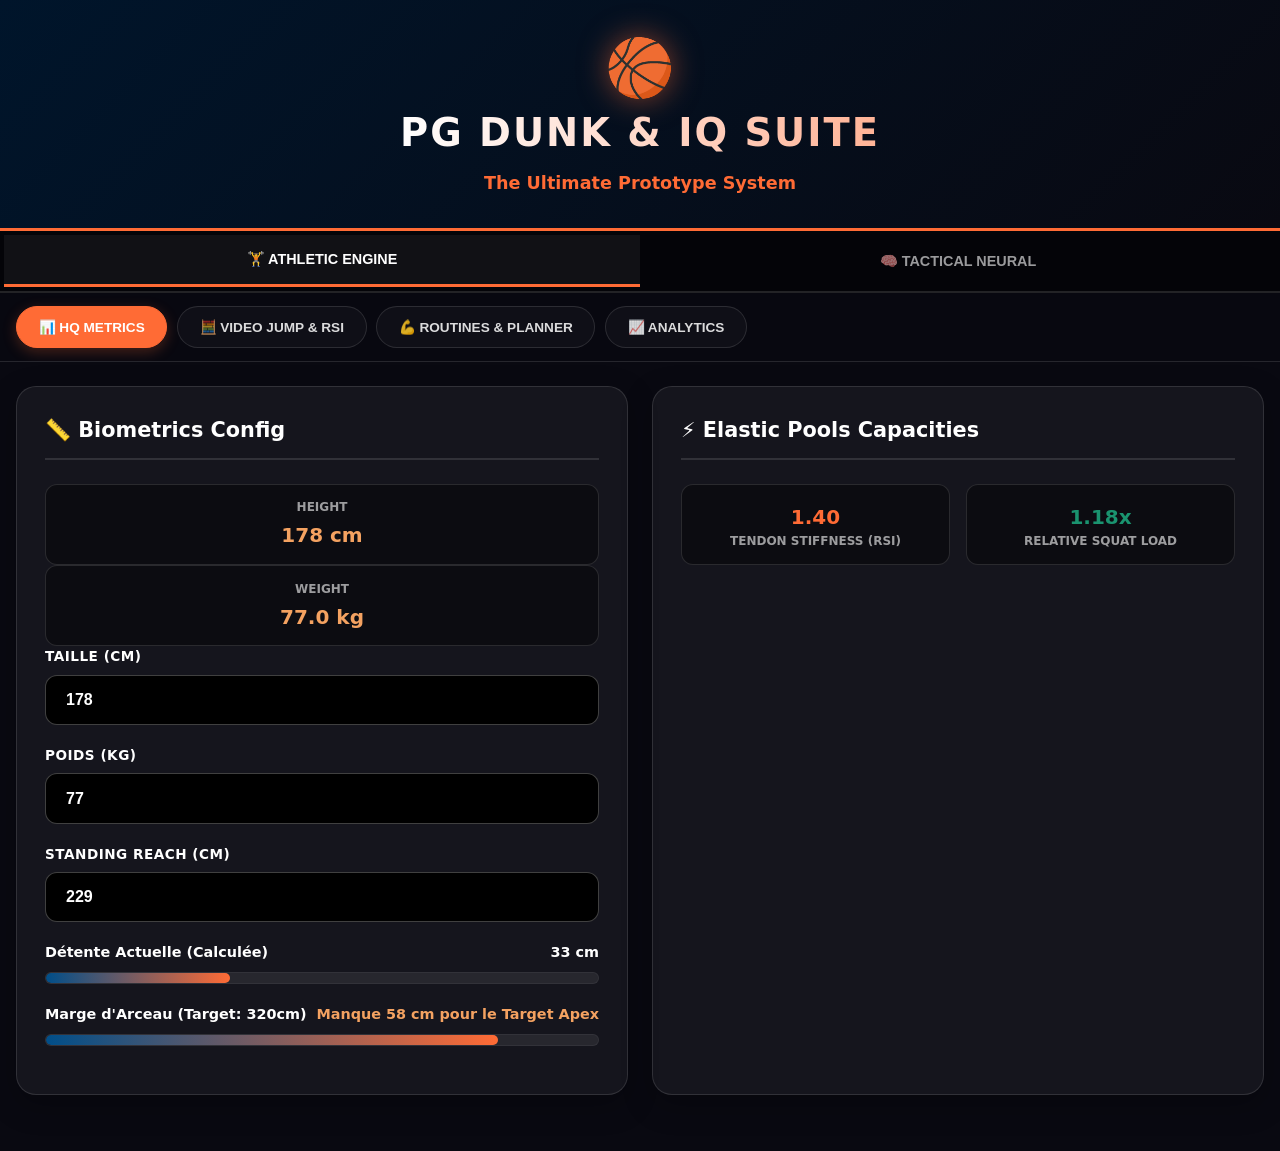
<file: index.html>
<!DOCTYPE html>
<html lang="fr">
<head>
    <meta charset="UTF-8">
    <meta name="viewport" content="width=device-width, initial-scale=1.0, maximum-scale=1.0, user-scalable=no">
    
    <meta name="theme-color" content="#090911">
    <meta name="apple-mobile-web-app-capable" content="yes">
    <meta name="apple-mobile-web-app-status-bar-style" content="black-translucent">
    <meta name="apple-mobile-web-app-title" content="PG Flight">
    
    <link rel="manifest" href="./manifest.json">
    <link rel="icon" href="data:image/svg+xml,%3Csvg xmlns='http://www.w3.org/2000/svg' viewBox='0 0 100 100'%3E%3Ctext y='.9em' font-size='90'%3E🏀%3C/text%3E%3C/svg%3E">
    <link rel="apple-touch-icon" href="data:image/svg+xml,%3Csvg xmlns='http://www.w3.org/2000/svg' viewBox='0 0 100 100'%3E%3Crect width='100' height='100' fill='%23090911'/%3E%3Ctext y='.9em' font-size='90'%3E🏀%3C/text%3E%3C/svg%3E">

    <link rel="stylesheet" href="./style.css">

    <title>5'10" PG Flight & IQ Suite</title>
</head>
<body>

    <header class="header">
        <div style="font-size: 3.5rem; filter: drop-shadow(0 0 15px rgba(255, 107, 53, 0.5)); margin-bottom: 0.5rem; line-height: 1;">🏀</div>
        <h1>PG Dunk & IQ Suite</h1>
        <p>The Ultimate Prototype System</p>
    </header>

    <div class="engine-switch">
        <button id="btnAthleticEngine" class="engine-btn active" onclick="switchEngine('athletic')">🏋️ Athletic Engine</button>
        <button id="btnTacticalEngine" class="engine-btn" onclick="switchEngine('tactical')">🧠 Tactical Neural</button>
    </div>

    <nav id="navAthletic" class="nav-tabs">
        <button class="nav-tab active" onclick="showSection(event, 'dash-athletic')">📊 HQ Metrics</button>
        <button class="nav-tab" onclick="showSection(event, 'calc-athletic')">🧮 Video Jump & RSI</button>
        <button class="nav-tab" onclick="showSection(event, 'routines-athletic')">💪 Routines & Planner</button>
        <button class="nav-tab" onclick="showSection(event, 'analytics-athletic')">📈 Analytics</button>
    </nav>

    <nav id="navTactical" class="nav-tabs" style="display: none;">
        <button class="nav-tab active" onclick="showSection(event, 'live-reads')">⚡ Live Decisions</button>
        <button class="nav-tab" onclick="showSection(event, 'sniper-tracker')">🎯 Sniper Tracker</button>
        <button class="nav-tab" onclick="showSection(event, 'coachboard')">📋 Playbook Animé</button>
        <button class="nav-tab" onclick="showSection(event, 'ia-gemini-log')">🤖 Live AI Coach</button>
    </nav>

    <section id="dash-athletic" class="content-section active">
        <div class="card-grid">
            <div class="card">
                <h3>📏 Biometrics Config</h3>
                <div class="metric-badge-container">
                    <div class="metric-pill"><div class="label">Height</div><div class="val" id="pillHeight">178 cm</div></div>
                    <div class="metric-pill"><div class="label">Weight</div><div class="val" id="pillWeight">77.0 kg</div></div>
                </div>
                <div class="input-group"><label>Taille (cm)</label><input type="number" id="profileHeight" value="178" onchange="updateProfile()"></div>
                <div class="input-group"><label>Poids (kg)</label><input type="number" id="profileWeight" value="77" onchange="updateProfile()"></div>
                <div class="input-group"><label>Standing Reach (cm)</label><input type="number" id="profileReach" value="229" onchange="updateProfile()"></div>
                <div class="progress-container">
                    <div class="progress-label"><span>Détente Actuelle (Calculée)</span><span id="currentVert">71 cm</span></div>
                    <div class="progress-bar"><div class="progress-fill" id="vertProgress" style="width: 71%"></div></div>
                </div>
                <div class="progress-container">
                    <div class="progress-label"><span>Marge d'Arceau (Target: 320cm)</span><span id="dunkProgressText">Calcul...</span></div>
                    <div class="progress-bar"><div class="progress-fill" id="dunkProgress" style="width: 85%"></div></div>
                </div>
            </div>
            <div class="card">
                <h3>⚡ Elastic Pools Capacities</h3>
                <div style="display: grid; grid-template-columns: 1fr 1fr; gap: 1rem;">
                    <div class="metric-pill"><div class="val" style="color: var(--primary);" id="quickRSI">1.40</div><div class="label">Tendon Stiffness (RSI)</div></div>
                    <div class="metric-pill"><div class="val" style="color: var(--accent);" id="quickSquat">1.18x</div><div class="label">Relative Squat Load</div></div>
                </div>
            </div>
        </div>
    </section>

    <section id="calc-athletic" class="content-section">
        <div class="card-grid">
            <div class="card">
                <h3>🎥 Pixel 7 Pro Video Flight Analyzer</h3>
                <p style="font-size:0.85rem; color:var(--text-muted); margin-bottom:1rem;">Filme en ralenti 1/8x (240 FPS). Saisis l'image exacte du décollage et du contact.</p>
                <div style="display: grid; grid-template-columns: 1fr 1fr; gap: 0.75rem;">
                    <div class="input-group"><label>Frame Décollage</label><input type="number" id="frameTakeoff" value="150" oninput="calculateVideoJump()"></div>
                    <div class="input-group"><label>Frame Atterrissage</label><input type="number" id="frameLanding" value="275" oninput="calculateVideoJump()"></div>
                </div>
                <div class="result-box show" id="videoResultBox" style="background: rgba(0,0,0,0.3);">
                    <div>True Vertical Leap : <span class="result-value" id="videoVertValue">71.0 cm</span></div>
                    <div class="output-data-list" id="videoOutputs"></div>
                </div>
            </div>
            <div class="card">
                <h3>📊 Elastic Amortization Index (RSI)</h3>
                <div class="input-group"><label>Flight Height Target (cm)</label><input type="number" id="rsiJump" value="35" oninput="calculateRSI()"></div>
                <div class="input-group"><label>Ground Contact Time (s)</label><input type="number" id="rsiTime" value="0.25" step="0.01" oninput="calculateRSI()"></div>
                <div class="result-box show" id="rsiResult" style="background: rgba(0,0,0,0.3);">
                    <div>RSI System Ratio : <span class="result-value" id="rsiValue">1.40</span></div>
                    <div id="rsiRating" style="font-weight:800; font-size:0.9rem; margin-top:0.4rem;">-</div>
                </div>
            </div>
        </div>
    </section>

    <section id="routines-athletic" class="content-section">
        <div class="card" style="margin-bottom: 1.5rem;">
            <h3>💪 Microcycle Training Block</h3>
            <div class="input-group">
                <select onchange="loadWorkout(this.value)">
                    <option value="">-- Choisis ta routine --</option>
                    <option value="monday">Monday: Max Force & Slow SSC</option>
                    <option value="wednesday">Wednesday: Tendon Stiffness & Fast SSC</option>
                    <option value="sniper">🎯 The Sniper Protocol (Shooting Fluidity)</option>
                    <option value="pace">🛑 Pace & Space (Shifty Handling)</option>
                </select>
            </div>
            <div id="workoutDisplay" style="margin-top:1.5rem;"></div>
        </div>

        <div class="card" style="border-top: 3px solid var(--accent);">
            <h3>📅 Dynamic Weekly Planner</h3>
            <p style="font-size:0.85rem; color:var(--text-muted); margin-bottom:1.5rem;">Gère ton emploi du temps d'élite. Ajoute ou supprime tes sessions (Mobilité, Lifting, Team Practice...).</p>
            
            <div id="weeklyScheduleContainer" style="display: flex; flex-direction: column; gap: 1rem;">
                </div>
        </div>

        <div class="card" style="border-top: 3px solid #8b5cf6; margin-top: 1.5rem;">
            <h3>⭐ Mes Workouts Favoris (IA)</h3>
            <p style="font-size:0.85rem; color:var(--text-muted); margin-bottom:1rem;">Retrouve, modifie et gère tes séances créées sur-mesure par Gemini.</p>
            
            <div id="favoriteWorkoutsContainer" style="display: flex; flex-direction: column; gap: 1rem;">
                </div>
        </div>
    </section>

    <section id="analytics-athletic" class="content-section">
        <div class="card">
            <h3>📈 Trend Adaptation Pool</h3>
            <div style="display:flex; gap:0.5rem; margin-bottom:1rem;">
                <button class="btn" style="flex:2;" onclick="addDataPoint()">Append Jump Data</button>
                <button class="btn btn-secondary" style="flex:1;" onclick="clearChart()">Reset</button>
            </div>
            <div class="chart-bar" id="progressChart"></div>
        </div>
    </section>

    <section id="live-reads" class="content-section">
        <div class="card" style="margin-bottom: 1.5rem; background: linear-gradient(135deg, rgba(220, 38, 38, 0.15), var(--card-bg)); border-color: var(--danger);">
            <h3 style="color: white;">⚡ The Ultimate IQ Simulator</h3>
            <p style="font-size:0.9rem; color:var(--text-muted);">Simule n'importe quelle situation des deux côtés du terrain. En attaque, lis les espaces. En défense, à 1m78, tu dois gagner la bataille avant même que l'attaquant ne pose son premier dribble.</p>
        </div>

        <div class="card-grid">
            <div class="card" style="border-top: 3px solid var(--primary);">
                <h3>🗡️ Offensive Mastermind</h3>
                
                <div class="input-group">
                    <label>Pick & Roll (Lecture du Pivot)</label>
                    <select onchange="triggerRead('offense', this.value)">
                        <option value="">-- Sélectionner --</option>
                        <option value="drop">Drop (Recule dans la raquette)</option>
                        <option value="blitz">Blitz / Trap (Prise à deux agressive)</option>
                        <option value="under">Under (Passe sous l'écran)</option>
                        <option value="switch_big_off">Switch (Le pivot se retrouve sur toi)</option>
                        <option value="hedge">Hedge & Recover (Sort fort puis recule)</option>
                        <option value="ice">Ice / Blue (Refuse l'écran, te force vers la ligne)</option>
                    </select>
                </div>

                <div class="input-group">
                    <label>Isolation 1v1 (Défenseur direct)</label>
                    <select onchange="triggerRead('offense', this.value)">
                        <option value="">-- Sélectionner --</option>
                        <option value="handcheck">Hand-checking (Te pousse avec les mains)</option>
                        <option value="overplay">Overplay (Coupe ta main forte)</option>
                        <option value="cushion">Cushion / Sagging (Te laisse 2 mètres)</option>
                        <option value="long_defender">Défenseur très grand/long (Envergure)</option>
                        <option value="quick_pest">Petit défenseur ultra-rapide (Pest)</option>
                    </select>
                </div>

                <div class="input-group">
                    <label>Jeu Sans Ballon (Off-Ball)</label>
                    <select onchange="triggerRead('offense', this.value)">
                        <option value="">-- Sélectionner --</option>
                        <option value="face_guard">Face-guarding (Te refuse la balle)</option>
                        <option value="ball_watch">Défenseur regarde le ballon (Ball-watching)</option>
                        <option value="closeout_wild">Close-out agressif (Vole vers toi)</option>
                    </select>
                </div>

                <div class="input-group">
                    <label>Tactique Collective & Transition</label>
                    <select onchange="triggerRead('offense', this.value)">
                        <option value="">-- Sélectionner --</option>
                        <option value="zone23">Zone 2-3 (Raquette fermée)</option>
                        <option value="zone32">Zone 3-2 (Arc à 3 points verrouillé)</option>
                        <option value="fastbreak_2v1">Transition : 2 contre 1</option>
                        <option value="press_full">Press Tout Terrain</option>
                    </select>
                </div>
            </div>

            <div class="card" style="border-top: 3px solid var(--accent);">
                <h3>🛡️ Defensive Matrix (1m78 POV)</h3>
                
                <div class="input-group">
                    <label>Défense sur Porteur (1v1)</label>
                    <select onchange="triggerRead('defense', this.value)">
                        <option value="">-- Profil du porteur --</option>
                        <option value="shifty">Shifty / Ultra-rapide</option>
                        <option value="heavy">Lourd / Bumper (Bully Ball)</option>
                        <option value="shooter">Shooteur d'élite</option>
                        <option value="slasher">Slasher (Ne sait pas shooter)</option>
                    </select>
                </div>

                <div class="input-group">
                    <label>Défense Sans Ballon & Aides</label>
                    <select onchange="triggerRead('defense', this.value)">
                        <option value="">-- Sélectionner --</option>
                        <option value="chasing_screens">Poursuite sur écrans (Shooteur off-ball)</option>
                        <option value="low_man">Aide côté faible (Low Man on the roll)</option>
                        <option value="nail_help">Aide au poste franc (The Nail)</option>
                    </select>
                </div>

                <div class="input-group">
                    <label>Mismatchs & Post-Up</label>
                    <select onchange="triggerRead('defense', this.value)">
                        <option value="">-- Situation critique --</option>
                        <option value="tall_post">Grand te poste près du cercle</option>
                        <option value="wing_post">Ailier athlétique te poste à mi-distance</option>
                        <option value="switch_big_def">Isolé sur un Pivot au large</option>
                    </select>
                </div>
            </div>
        </div>

        <div class="result-box" id="universalReadOutput" style="margin-top: 1.5rem;">
            <span class="read-badge" id="readBadge">Read Loaded</span>
            <strong id="readMoveTitle" style="display:block; font-size:1.3rem; margin:0.5rem 0; color:white;">-</strong>
            <div class="output-data-list" id="readMoveDetail" style="font-size: 0.95rem; line-height: 1.5;"></div>
        </div>
    </section>

    <section id="sniper-tracker" class="content-section">
        <div class="card">
            <h3>🎯 Sniper Autonomous Court Tracker</h3>
            <p style="font-size:0.85rem; color:var(--text-muted); margin-bottom:1rem;">Clique sur une zone du terrain pour enregistrer tes shoots réussis/tentés lors de tes entraînements autonomes.</p>
            
            <div class="court-tracker-grid">
                <div class="zone-btn" id="zone-top" onclick="selectZone('top')"><div class="zone-title">Top Axe</div><div class="zone-stats" id="stat-top">0/0</div></div>
                <div class="zone-btn" id="zone-lw" onclick="selectZone('lw')"><div class="zone-title">Left Wing</div><div class="zone-stats" id="stat-lw">0/0</div></div>
                <div class="zone-btn" id="zone-rw" onclick="selectZone('rw')"><div class="zone-title">Right Wing</div><div class="zone-stats" id="stat-rw">0/0</div></div>
                <div class="zone-btn" id="zone-lc" onclick="selectZone('lc')"><div class="zone-title">Left Corner</div><div class="zone-stats" id="stat-lc">0/0</div></div>
                <div class="zone-btn" id="zone-rc" onclick="selectZone('rc')"><div class="zone-title">Right Corner</div><div class="zone-stats" id="stat-rc">0/0</div></div>
                <div class="zone-btn" id="zone-mid" onclick="selectZone('mid')"><div class="zone-title">Midrange</div><div class="zone-stats" id="stat-mid">0/0</div></div>
            </div>

            <div style="display:grid; grid-template-columns: 1fr 1fr; gap:0.5rem; margin-top:1.5rem;">
                <button class="btn" onclick="addShot(true)">✅ Réussi (HIT)</button>
                <button class="btn btn-secondary" style="background:var(--danger);" onclick="addShot(false)">❌ Manqué (MISS)</button>
            </div>
            <button class="btn btn-secondary" style="margin-top:0.5rem; background:rgba(255,255,255,0.05);" onclick="resetZoneStats()">Réinitialiser la Zone Sélectionnée</button>
        </div>
    </section>

    <section id="coachboard" class="content-section">
        <div class="card" style="border-top: 3px solid var(--warning);">
            <h3>📋 Animated Coachboard</h3>
            <div class="input-group">
                <select id="playSelector" onchange="loadPlay(this.value)">
                    <option value="">-- Sélectionner un Module --</option>
                    
                    <optgroup label="📍 Module : Placements & Spacing (Pour l'équipe)">
                        <option value="spacing_5out">Le 5-Out (Ouvrir la raquette au maximum)</option>
                        <option value="spacing_4out">Le 4-Out 1-In (Utiliser le Dunker Spot)</option>
                        <option value="spacing_pnr_rules">Règles du P&R : Le "Lift" et le "Drift"</option>
                    </optgroup>

                    <optgroup label="⚔️ Attaque vs Individuelle (Man-to-Man)">
                        <option value="spain_pnr">Spain Pick & Roll (Confusion totale)</option>
                        <option value="horns_flare">Horns Flare (Libérer un shooteur)</option>
                        <option value="pistol_action">Pistol / 21 Action (Jeu rapide sur l'aile)</option>
                    </optgroup>

                    <optgroup label="🛡️ Attaque vs Zone (2-3 & 3-2)">
                        <option value="zone23_overload">Surcharge (Overload) vs Zone 2-3</option>
                        <option value="zone23_highpost">Flash Poste Franc vs Zone 2-3</option>
                        <option value="zone32_baseline">Baseline Runner vs Zone 3-2</option>
                    </optgroup>

                    <optgroup label="🚀 Sorties de Presse (Press Break)">
                        <option value="press_14_flat">Sortie 1-4 Flat (Contre Full Court)</option>
                    </optgroup>
                </select>
            </div>

            <div id="playDescription" style="font-size: 0.85rem; color: var(--text-muted); margin-bottom: 1rem; min-height: 40px;">
                Sélectionne un système pour voir la description et lancer l'animation tactique.
            </div>

            <div class="court-container">
                <div class="court-paint"></div>
                <div class="court-3pt"></div>
                
                <div id="ballNode" class="ball-node"></div>
                
                <div id="o1" class="player-node offense">1</div>
                <div id="o2" class="player-node offense">2</div>
                <div id="o3" class="player-node offense">3</div>
                <div id="o4" class="player-node offense">4</div>
                <div id="o5" class="player-node offense">5</div>
                
                <div id="d1" class="player-node defense">1</div>
                <div id="d2" class="player-node defense">2</div>
                <div id="d3" class="player-node defense">3</div>
                <div id="d4" class="player-node defense">4</div>
                <div id="d5" class="player-node defense">5</div>
            </div>

            <div style="display: grid; grid-template-columns: 1fr 1fr; gap: 0.5rem; margin-top: 1rem;">
                <button class="btn" onclick="playAnimation()">▶️ Lancer le Play</button>
                <button class="btn btn-secondary" onclick="resetAnimation()">🔄 Reset</button>
            </div>
        </div>
    </section>

  <section id="ia-gemini-log" class="content-section">
        <div class="card" style="border-top: 3px solid #8b5cf6; box-shadow: 0 10px 30px rgba(139, 92, 246, 0.15);">
            <h3><span class="card-icon">🧠</span> Cerveau IA (Manus API)</h3>
            <p style="font-size:0.85rem; color:var(--text-muted); margin-bottom:1.5rem;">Génère tes workouts sur-mesure en temps réel. Connecté au nouveau moteur Manus IA.</p>

            <div style="display: grid; grid-template-columns: 1fr 1fr; gap: 1rem; margin-bottom: 1.5rem;">
                <div class="input-group" style="margin-bottom: 0;">
                    <label>Énergie (1-10)</label>
                    <input type="number" id="liveEnergy" min="1" max="10" value="7">
                </div>
                <div class="input-group" style="margin-bottom: 0;">
                    <label>Temps dispo (Min)</label>
                    <input type="number" id="liveTime" value="45">
                </div>
            </div>

            <div class="input-group">
                <label>Format du Workout</label>
                <select id="workoutFormat" style="border-color: rgba(139, 92, 246, 0.4);">
                    <option value="solo">🏀 Solo (Travail personnel)</option>
                    <option value="team">👥 En Équipe (Avec coéquipiers)</option>
                </select>
            </div>

            <div class="input-group">
                <label style="color: #8b5cf6; font-size: 0.95rem; margin-bottom: 0.75rem; display: flex; align-items: center; gap: 0.5rem;">
                    🎯 Tes Besoins & Blocages du jour
                </label>
                <textarea id="liveNeeds" placeholder="Ex: J'ai les jambes lourdes aujourd'hui. Je veux un workout Solo focus sur mon tir en sortie d'écran, ma fluidité et mon Pace control..." 
                style="width: 100%; min-height: 160px; background: rgba(0,0,0,0.6); border: 2px solid rgba(139, 92, 246, 0.3); border-radius: 12px; padding: 1.25rem; color: #fff; font-family: inherit; font-size: 1rem; line-height: 1.6; resize: vertical; transition: all 0.3s ease; box-shadow: inset 0 4px 12px rgba(0,0,0,0.4); outline: none;" 
                onfocus="this.style.borderColor='#8b5cf6'; this.style.boxShadow='inset 0 4px 12px rgba(0,0,0,0.4), 0 0 15px rgba(139, 92, 246, 0.2)';" 
                onblur="this.style.borderColor='rgba(139, 92, 246, 0.3)'; this.style.boxShadow='inset 0 4px 12px rgba(0,0,0,0.4)';"></textarea>
            </div>

            <button class="btn" style="background: linear-gradient(135deg, #8b5cf6, #6d28d9); margin-bottom: 1rem; font-size: 1.05rem; padding: 1.2rem; border-radius: 12px; border: none; text-transform: uppercase; font-weight: 900; letter-spacing: 1px; box-shadow: 0 6px 20px rgba(139, 92, 246, 0.4);" id="btnGemini" onclick="askManusIA()">✨ Générer mon Workout</button>

            <div id="aiLoading" style="display: none; text-align: center; padding: 1rem; color: #a78bfa; font-weight: bold; font-size: 1.1rem; animation: pulse 1.5s infinite;">
                L'IA Manus construit ta séance... ⏳
            </div>

            <div id="aiLiveResponseBox" class="result-box" style="border-color: #8b5cf6; background: rgba(139, 92, 246, 0.1);">
                <strong style="color:#8b5cf6; display:block; margin-bottom:0.5rem; text-transform:uppercase;">📝 Ton Programme (Modifiable) :</strong>
                <textarea id="aiLiveResponseText" style="width: 100%; min-height: 300px; background: rgba(0,0,0,0.5); color: white; border: 1px solid rgba(139, 92, 246, 0.5); border-radius: 8px; padding: 1rem; margin-bottom: 1rem; font-family: inherit; font-size: 0.95rem; line-height: 1.6;"></textarea>
                
                <button class="btn" style="background: var(--accent);" onclick="saveAIWorkout()">⭐ Sauvegarder dans mes Favoris</button>
            </div>
        </div>
    </section>

    <section id="timer" class="content-section">
        <div class="card" style="max-width:500px; margin:0 auto;">
            <h3>⏱️ High-Density Rest Timer</h3>
            <div class="timer-display" id="mainTimer">02:00</div>
            <div class="timer-controls">
                <button class="btn" onclick="startTimer()">▶️ Start</button>
                <button class="btn btn-secondary" onclick="pauseTimer()">⏸️ Pause</button>
                <button class="btn btn-secondary" onclick="resetTimer()">🔄 Reset</button>
            </div>
            <div style="display:grid; grid-template-columns:repeat(3,1fr); gap:0.5rem;">
                <button class="btn btn-secondary" onclick="setTimer(60)">60s</button>
                <button class="btn btn-secondary" onclick="setTimer(120)">2m (Plyo)</button>
                <button class="btn btn-secondary" onclick="setTimer(180)">3m (Heavy)</button>
            </div>
        </div>
    </section>

    <script src="./app.js"></script>

</body>
</html>
</file>
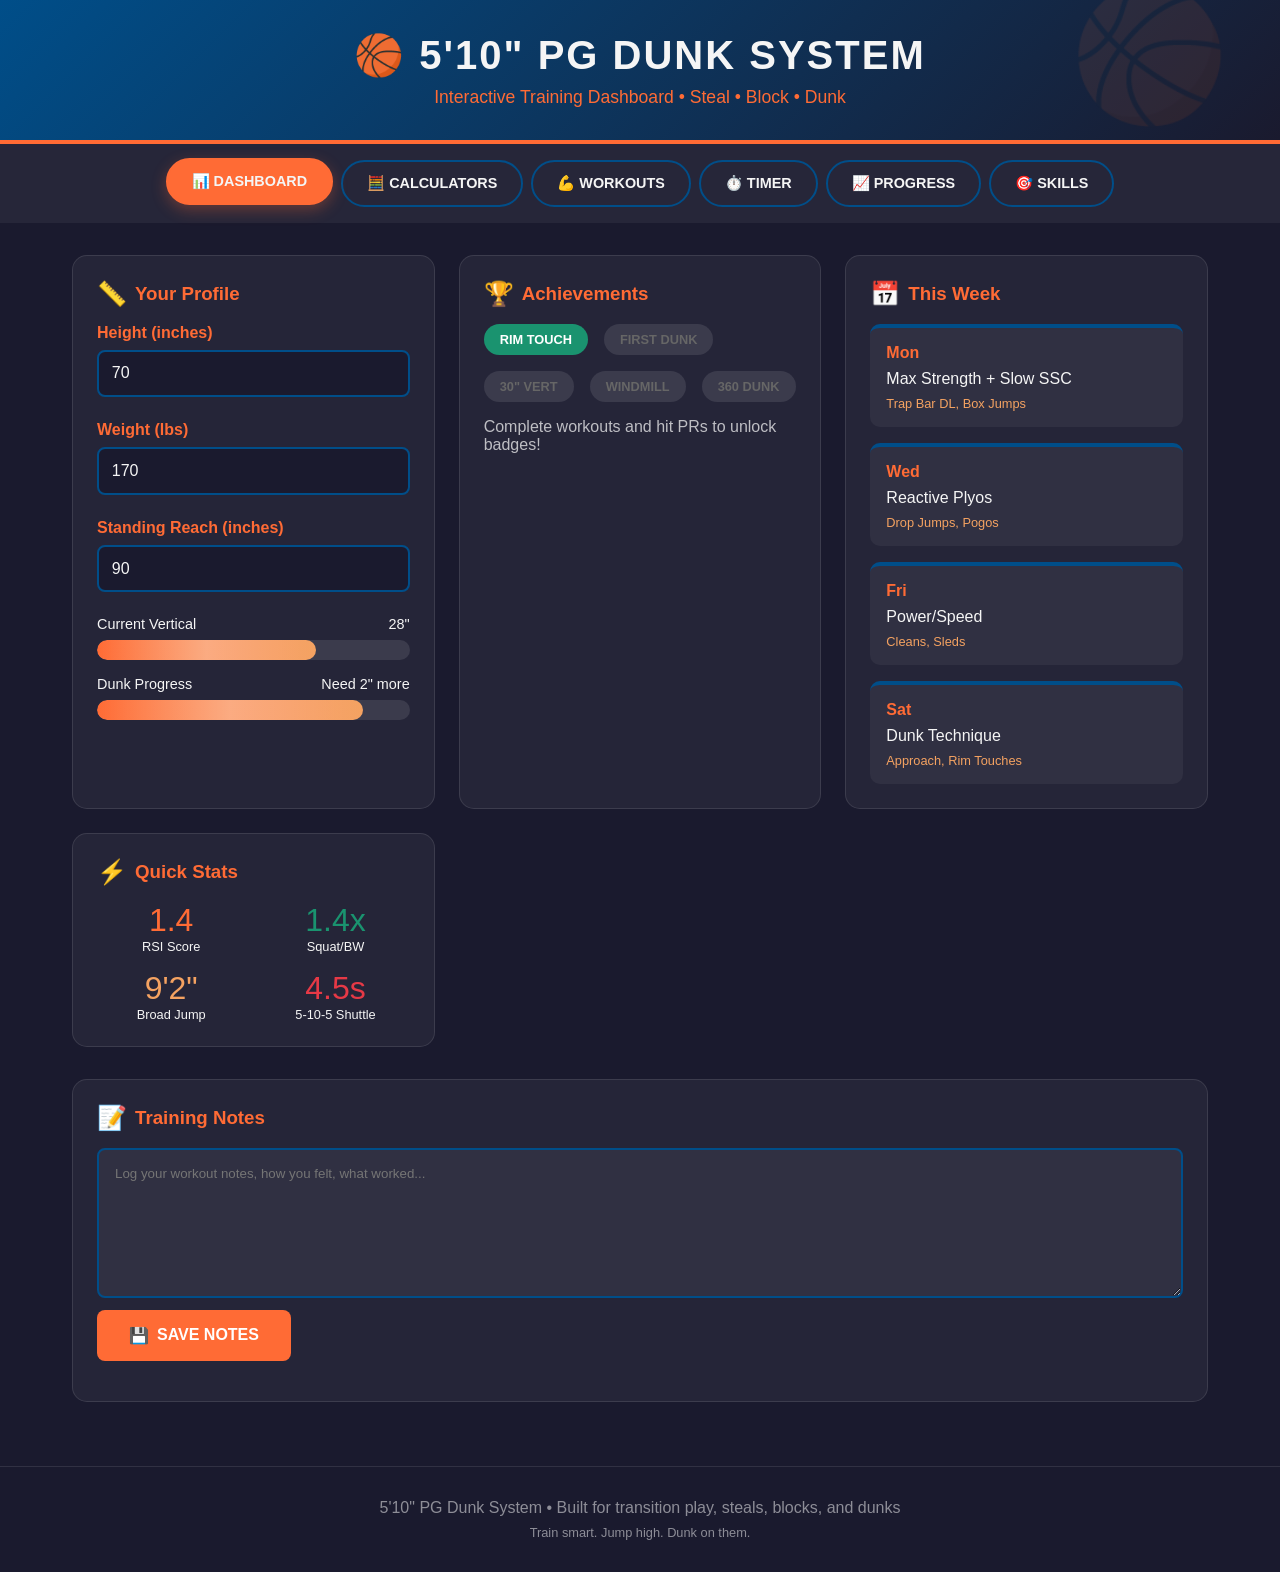
<file: pg_dunk_system.html>
<!DOCTYPE html>
<html lang="en">
<head>
<meta charset="UTF-8">
<meta name="viewport" content="width=device-width, initial-scale=1.0">
<title>5'10" PG Dunk System - Interactive Training Dashboard</title>
<style>
:root { --primary: #ff6b35; --secondary: #004e89; --accent: #1a936f; --dark: #1a1a2e; --light: #f5f5f5; --danger: #e63946; --warning: #f4a261; }
* { margin: 0; padding: 0; box-sizing: border-box; }
body { font-family: 'Segoe UI', Tahoma, Geneva, Verdana, sans-serif; background: var(--dark); color: var(--light); min-height: 100vh; }
.header { background: linear-gradient(135deg, var(--secondary), var(--dark)); padding: 2rem; text-align: center; border-bottom: 4px solid var(--primary); position: relative; overflow: hidden; }
.header::before { content: '🏀'; position: absolute; font-size: 8rem; opacity: 0.1; top: -20px; right: 50px; animation: bounce 2s infinite; }
@keyframes bounce { 0%, 100% { transform: translateY(0); } 50% { transform: translateY(-20px); } }
.header h1 { font-size: 2.5rem; margin-bottom: 0.5rem; text-transform: uppercase; letter-spacing: 2px; }
.header p { color: var(--primary); font-size: 1.1rem; }
.nav-tabs { display: flex; justify-content: center; background: rgba(255,255,255,0.05); padding: 1rem; gap: 0.5rem; flex-wrap: wrap; }
.nav-tab { padding: 0.8rem 1.5rem; border: 2px solid var(--secondary); background: transparent; color: var(--light); cursor: pointer; border-radius: 30px; transition: all 0.3s; font-weight: 600; text-transform: uppercase; font-size: 0.9rem; }
.nav-tab:hover, .nav-tab.active { background: var(--primary); border-color: var(--primary); transform: translateY(-2px); box-shadow: 0 5px 15px rgba(255,107,53,0.3); }
.content-section { display: none; padding: 2rem; max-width: 1200px; margin: 0 auto; animation: fadeIn 0.5s; }
.content-section.active { display: block; }
@keyframes fadeIn { from { opacity: 0; transform: translateY(20px); } to { opacity: 1; transform: translateY(0); } }
.card-grid { display: grid; grid-template-columns: repeat(auto-fit, minmax(300px, 1fr)); gap: 1.5rem; margin-bottom: 2rem; }
.card { background: rgba(255,255,255,0.05); border-radius: 15px; padding: 1.5rem; border: 1px solid rgba(255,255,255,0.1); transition: transform 0.3s, box-shadow 0.3s; }
.card:hover { transform: translateY(-5px); box-shadow: 0 10px 30px rgba(0,0,0,0.3); }
.card h3 { color: var(--primary); margin-bottom: 1rem; display: flex; align-items: center; gap: 0.5rem; }
.card-icon { font-size: 1.5rem; }
.progress-container { margin: 1rem 0; }
.progress-label { display: flex; justify-content: space-between; margin-bottom: 0.5rem; font-size: 0.9rem; }
.progress-bar { height: 20px; background: rgba(255,255,255,0.1); border-radius: 10px; overflow: hidden; }
.progress-fill { height: 100%; background: linear-gradient(90deg, var(--primary), var(--warning)); border-radius: 10px; transition: width 1s ease; position: relative; }
.progress-fill::after { content: ''; position: absolute; top: 0; left: 0; right: 0; bottom: 0; background: linear-gradient(90deg, transparent, rgba(255,255,255,0.3), transparent); animation: shimmer 2s infinite; }
@keyframes shimmer { 0% { transform: translateX(-100%); } 100% { transform: translateX(100%); } }
.calculator { background: rgba(255,255,255,0.05); border-radius: 15px; padding: 2rem; margin-bottom: 2rem; border: 2px solid var(--secondary); }
.input-group { margin-bottom: 1.5rem; }
.input-group label { display: block; margin-bottom: 0.5rem; color: var(--primary); font-weight: 600; }
.input-group input, .input-group select { width: 100%; padding: 0.8rem; border: 2px solid var(--secondary); background: var(--dark); color: var(--light); border-radius: 8px; font-size: 1rem; }
.input-group input:focus, .input-group select:focus { outline: none; border-color: var(--primary); }
.btn { padding: 1rem 2rem; background: var(--primary); color: white; border: none; border-radius: 8px; cursor: pointer; font-size: 1rem; font-weight: 600; text-transform: uppercase; transition: all 0.3s; display: inline-flex; align-items: center; gap: 0.5rem; }
.btn:hover { background: var(--warning); transform: translateY(-2px); box-shadow: 0 5px 15px rgba(244,162,97,0.4); }
.btn-secondary { background: var(--secondary); }
.btn-secondary:hover { background: var(--accent); }
.result-box { background: rgba(26,147,111,0.2); border: 2px solid var(--accent); border-radius: 10px; padding: 1.5rem; margin-top: 1rem; display: none; }
.result-box.show { display: block; animation: fadeIn 0.5s; }
.result-value { font-size: 2rem; color: var(--accent); font-weight: bold; }
.timer-display { font-size: 4rem; font-weight: bold; text-align: center; color: var(--primary); font-family: 'Courier New', monospace; margin: 2rem 0; }
.timer-controls { display: flex; justify-content: center; gap: 1rem; margin-bottom: 2rem; }
.exercise-list { list-style: none; }
.exercise-item { background: rgba(255,255,255,0.03); border-left: 4px solid var(--primary); padding: 1rem; margin-bottom: 0.5rem; border-radius: 0 8px 8px 0; display: flex; justify-content: space-between; align-items: center; transition: all 0.3s; }
.exercise-item:hover { background: rgba(255,255,255,0.08); transform: translateX(5px); }
.exercise-name { font-weight: 600; }
.exercise-details { color: var(--warning); font-size: 0.9rem; }
.check-btn { width: 30px; height: 30px; border: 2px solid var(--accent); background: transparent; border-radius: 50%; cursor: pointer; transition: all 0.3s; }
.check-btn.completed { background: var(--accent); border-color: var(--accent); }
.check-btn.completed::after { content: '✓'; color: white; font-weight: bold; }
.week-grid { display: grid; grid-template-columns: repeat(auto-fit, minmax(250px, 1fr)); gap: 1rem; }
.day-card { background: rgba(255,255,255,0.05); border-radius: 10px; padding: 1rem; border-top: 4px solid var(--secondary); }
.day-card.active-day { border-top-color: var(--primary); background: rgba(255,107,53,0.1); }
.day-title { font-weight: bold; color: var(--primary); margin-bottom: 0.5rem; }
.chart-container { background: rgba(255,255,255,0.05); border-radius: 15px; padding: 2rem; margin-bottom: 2rem; }
.chart-bar { display: flex; align-items: flex-end; height: 200px; gap: 1rem; margin-top: 1rem; padding-bottom: 2rem; border-bottom: 2px solid rgba(255,255,255,0.2); position: relative; }
.chart-column { flex: 1; background: linear-gradient(to top, var(--secondary), var(--primary)); border-radius: 5px 5px 0 0; transition: height 1s ease; position: relative; min-height: 10px; }
.chart-column:hover { opacity: 0.8; }
.chart-label { position: absolute; bottom: -25px; left: 50%; transform: translateX(-50%); font-size: 0.8rem; white-space: nowrap; }
.chart-value { position: absolute; top: -25px; left: 50%; transform: translateX(-50%); font-weight: bold; color: var(--primary); }
.modal-overlay { display: none; position: fixed; top: 0; left: 0; right: 0; bottom: 0; background: rgba(0,0,0,0.8); z-index: 1000; justify-content: center; align-items: center; }
.modal-overlay.show { display: flex; }
.modal-content { background: var(--dark); border: 2px solid var(--primary); border-radius: 15px; padding: 2rem; max-width: 500px; width: 90%; animation: fadeIn 0.3s; }
.modal-header { display: flex; justify-content: space-between; align-items: center; margin-bottom: 1rem; }
.close-btn { background: none; border: none; color: var(--light); font-size: 1.5rem; cursor: pointer; }
@media (max-width: 768px) { .header h1 { font-size: 1.5rem; } .timer-display { font-size: 2.5rem; } .card-grid { grid-template-columns: 1fr; } }
.badge-container { display: flex; gap: 1rem; flex-wrap: wrap; margin-top: 1rem; }
.badge { padding: 0.5rem 1rem; border-radius: 20px; font-size: 0.8rem; font-weight: bold; text-transform: uppercase; }
.badge.locked { background: rgba(255,255,255,0.1); color: #666; }
.badge.unlocked { background: var(--accent); color: white; animation: pulse 2s infinite; }
@keyframes pulse { 0%, 100% { box-shadow: 0 0 0 0 rgba(26,147,111,0.4); } 50% { box-shadow: 0 0 0 10px rgba(26,147,111,0); } }
.notes-area { width: 100%; min-height: 150px; background: rgba(255,255,255,0.05); border: 2px solid var(--secondary); border-radius: 8px; padding: 1rem; color: var(--light); font-family: inherit; resize: vertical; }
.save-note-btn { margin-top: 0.5rem; }
.pr-table { width: 100%; border-collapse: collapse; margin-top: 1rem; }
.pr-table th, .pr-table td { padding: 1rem; text-align: left; border-bottom: 1px solid rgba(255,255,255,0.1); }
.pr-table th { color: var(--primary); text-transform: uppercase; font-size: 0.9rem; }
.pr-table tr:hover { background: rgba(255,255,255,0.03); }
.new-pr { color: var(--accent); font-weight: bold; }
.footer { text-align: center; padding: 2rem; color: rgba(255,255,255,0.5); border-top: 1px solid rgba(255,255,255,0.1); margin-top: 2rem; }
</style>
</head>
<body>

<header class="header">
<h1>🏀 5'10" PG Dunk System</h1>
<p>Interactive Training Dashboard • Steal • Block • Dunk</p>
</header>

<nav class="nav-tabs">
<button class="nav-tab active" onclick="showSection('dashboard')">📊 Dashboard</button>
<button class="nav-tab" onclick="showSection('calculator')">🧮 Calculators</button>
<button class="nav-tab" onclick="showSection('workouts')">💪 Workouts</button>
<button class="nav-tab" onclick="showSection('timer')">⏱️ Timer</button>
<button class="nav-tab" onclick="showSection('progress')">📈 Progress</button>
<button class="nav-tab" onclick="showSection('skills')">🎯 Skills</button>
</nav>

<section id="dashboard" class="content-section active">
<div class="card-grid">
<div class="card">
<h3><span class="card-icon">📏</span> Your Profile</h3>
<div class="input-group">
<label>Height (inches)</label>
<input type="number" id="profileHeight" value="70" onchange="updateProfile()">
</div>
<div class="input-group">
<label>Weight (lbs)</label>
<input type="number" id="profileWeight" value="170" onchange="updateProfile()">
</div>
<div class="input-group">
<label>Standing Reach (inches)</label>
<input type="number" id="profileReach" value="90" onchange="updateProfile()">
</div>
<div class="progress-container">
<div class="progress-label">
<span>Current Vertical</span>
<span id="currentVert">28"</span>
</div>
<div class="progress-bar">
<div class="progress-fill" id="vertProgress" style="width: 70%"></div>
</div>
</div>
<div class="progress-container">
<div class="progress-label">
<span>Dunk Progress</span>
<span id="dunkProgressText">Need 2" more</span>
</div>
<div class="progress-bar">
<div class="progress-fill" id="dunkProgress" style="width: 85%"></div>
</div>
</div>
</div>

<div class="card">
<h3><span class="card-icon">🏆</span> Achievements</h3>
<div class="badge-container">
<div class="badge unlocked" id="badge1">Rim Touch</div>
<div class="badge locked" id="badge2">First Dunk</div>
<div class="badge locked" id="badge3">30" Vert</div>
<div class="badge locked" id="badge4">Windmill</div>
<div class="badge locked" id="badge5">360 Dunk</div>
</div>
<p style="margin-top: 1rem; color: rgba(255,255,255,0.7);">Complete workouts and hit PRs to unlock badges!</p>
</div>

<div class="card">
<h3><span class="card-icon">📅</span> This Week</h3>
<div class="week-grid">
<div class="day-card" id="day1">
<div class="day-title">Mon</div>
<div>Max Strength + Slow SSC</div>
<div style="font-size: 0.8rem; color: var(--warning); margin-top: 0.5rem;">Trap Bar DL, Box Jumps</div>
</div>
<div class="day-card" id="day2">
<div class="day-title">Wed</div>
<div>Reactive Plyos</div>
<div style="font-size: 0.8rem; color: var(--warning); margin-top: 0.5rem;">Drop Jumps, Pogos</div>
</div>
<div class="day-card" id="day3">
<div class="day-title">Fri</div>
<div>Power/Speed</div>
<div style="font-size: 0.8rem; color: var(--warning); margin-top: 0.5rem;">Cleans, Sleds</div>
</div>
<div class="day-card" id="day4">
<div class="day-title">Sat</div>
<div>Dunk Technique</div>
<div style="font-size: 0.8rem; color: var(--warning); margin-top: 0.5rem;">Approach, Rim Touches</div>
</div>
</div>
</div>

<div class="card">
<h3><span class="card-icon">⚡</span> Quick Stats</h3>
<div style="display: grid; grid-template-columns: 1fr 1fr; gap: 1rem;">
<div style="text-align: center;">
<div style="font-size: 2rem; color: var(--primary);" id="quickRSI">1.4</div>
<div style="font-size: 0.8rem;">RSI Score</div>
</div>
<div style="text-align: center;">
<div style="font-size: 2rem; color: var(--accent);" id="quickSquat">1.4x</div>
<div style="font-size: 0.8rem;">Squat/BW</div>
</div>
<div style="text-align: center;">
<div style="font-size: 2rem; color: var(--warning);" id="quickBroad">9'2"</div>
<div style="font-size: 0.8rem;">Broad Jump</div>
</div>
<div style="text-align: center;">
<div style="font-size: 2rem; color: var(--danger);" id="quickSprint">4.5s</div>
<div style="font-size: 0.8rem;">5-10-5 Shuttle</div>
</div>
</div>
</div>
</div>

<div class="card">
<h3><span class="card-icon">📝</span> Training Notes</h3>
<textarea class="notes-area" id="trainingNotes" placeholder="Log your workout notes, how you felt, what worked..."></textarea>
<button class="btn save-note-btn" onclick="saveNotes()">
<span>💾</span> Save Notes
</button>
<div id="savedNotes" style="margin-top: 1rem;"></div>
</div>
</section>

<section id="calculator" class="content-section">
<div class="card-grid">
<div class="card">
<h3><span class="card-icon">🎯</span> Vertical Jump Calculator</h3>
<div class="calculator">
<div class="input-group">
<label>Standing Reach (inches)</label>
<input type="number" id="calcReach" value="90">
</div>
<div class="input-group">
<label>Max Reach (inches)</label>
<input type="number" id="calcMaxReach" value="118">
</div>
<button class="btn" onclick="calculateVertical()">
<span>🧮</span> Calculate
</button>
<div class="result-box" id="vertResult">
<div>Your Vertical: <span class="result-value" id="vertValue">28"</span></div>
<div style="margin-top: 0.5rem;">Dunk Requirement: <span id="dunkNeed">Need 2" more for 10' rim</span></div>
</div>
</div>
</div>

<div class="card">
<h3><span class="card-icon">⚖️</span> Strength Standards</h3>
<div class="calculator">
<div class="input-group">
<label>Body Weight (lbs)</label>
<input type="number" id="calcBW" value="170" oninput="updateStrengthStandards()">
</div>
<div class="progress-container">
<div class="progress-label">
<span>Back Squat Goal (1.5x BW)</span>
<span id="squatGoal">255 lbs</span>
</div>
<div class="progress-bar">
<div class="progress-fill" id="squatProgress" style="width: 0%"></div>
</div>
</div>
<div class="progress-container">
<div class="progress-label">
<span>Trap Bar DL Goal (2x BW)</span>
<span id="dlGoal">340 lbs</span>
</div>
<div class="progress-bar">
<div class="progress-fill" id="dlProgress" style="width: 0%"></div>
</div>
</div>
<div class="progress-container">
<div class="progress-label">
<span>Power Clean Goal (1x BW)</span>
<span id="cleanGoal">170 lbs</span>
</div>
<div class="progress-bar">
<div class="progress-fill" id="cleanProgress" style="width: 0%"></div>
</div>
</div>
<div class="input-group" style="margin-top: 1rem;">
<label>Your Current Squat (lbs)</label>
<input type="number" id="currentSquat" value="200" oninput="updateStrengthStandards()">
</div>
<div class="input-group">
<label>Your Current Trap Bar DL (lbs)</label>
<input type="number" id="currentDL" value="280" oninput="updateStrengthStandards()">
</div>
<div class="input-group">
<label>Your Current Power Clean (lbs)</label>
<input type="number" id="currentClean" value="135" oninput="updateStrengthStandards()">
</div>
</div>
</div>

<div class="card">
<h3><span class="card-icon">📊</span> RSI Calculator</h3>
<div class="calculator">
<div class="input-group">
<label>Jump Height (cm) - from drop jump</label>
<input type="number" id="rsiJump" value="35">
</div>
<div class="input-group">
<label>Contact Time (seconds)</label>
<input type="number" id="rsiTime" value="0.25" step="0.01">
</div>
<button class="btn" onclick="calculateRSI()">
<span>🧮</span> Calculate RSI
</button>
<div class="result-box" id="rsiResult">
<div>Your RSI: <span class="result-value" id="rsiValue">1.40</span></div>
<div style="margin-top: 0.5rem;" id="rsiRating">Good - Keep training!</div>
</div>
</div>
</div>

<div class="card">
<h3><span class="card-icon">🏃</span> Approach Jump Optimizer</h3>
<div class="calculator">
<div class="input-group">
<label>Standing Vertical (inches)</label>
<input type="number" id="standVert" value="28">
</div>
<div class="input-group">
<label>Approach Speed (1-10)</label>
<input type="range" id="approachSpeed" min="1" max="10" value="7" oninput="updateApproach()">
<div style="text-align: center; color: var(--primary);" id="speedDisplay">7 - Fast</div>
</div>
<button class="btn" onclick="calculateApproach()">
<span>🧮</span> Calculate Approach Vert
</button>
<div class="result-box" id="approachResult">
<div>Estimated Approach Vertical: <span class="result-value" id="approachValue">32"</span></div>
<div style="margin-top: 0.5rem;" id="approachTip">Good approach speed! Focus on penultimate step.</div>
</div>
</div>
</div>
</div>
</section>

<section id="workouts" class="content-section">
<div class="card">
<h3><span class="card-icon">💪</span> Select Training Day</h3>
<div style="display: flex; gap: 1rem; margin-bottom: 2rem; flex-wrap: wrap;">
<button class="btn btn-secondary" onclick="loadWorkout('monday')">Monday: Max Strength</button>
<button class="btn btn-secondary" onclick="loadWorkout('wednesday')">Wednesday: Reactive Plyos</button>
<button class="btn btn-secondary" onclick="loadWorkout('friday')">Friday: Power/Speed</button>
<button class="btn btn-secondary" onclick="loadWorkout('saturday')">Saturday: Dunk Tech</button>
</div>

<div id="workoutDisplay">
<div class="card" style="margin-bottom: 1rem;">
<h3>Monday: Maximal Strength + Slow SSC</h3>
<p style="color: var(--warning); margin-bottom: 1rem;">Goal: Increase force production for dunk height</p>
<ul class="exercise-list" id="mondayList">
<li class="exercise-item">
<div>
<div class="exercise-name">Trap Bar Deadlift</div>
<div class="exercise-details">4 sets x 5 reps @ 80-85% 1RM</div>
</div>
<button class="check-btn" onclick="toggleComplete(this)"></button>
</li>
<li class="exercise-item">
<div>
<div class="exercise-name">Back Squat</div>
<div class="exercise-details">4 sets x 5 reps @ 80-85% 1RM</div>
</div>
<button class="check-btn" onclick="toggleComplete(this)"></button>
</li>
<li class="exercise-item">
<div>
<div class="exercise-name">Bulgarian Split Squat</div>
<div class="exercise-details">3 sets x 6-8 reps/leg</div>
</div>
<button class="check-btn" onclick="toggleComplete(this)"></button>
</li>
<li class="exercise-item">
<div>
<div class="exercise-name">Standing Calf Raise</div>
<div class="exercise-details">4 sets x 6-8 reps @ 1x BW</div>
</div>
<button class="check-btn" onclick="toggleComplete(this)"></button>
</li>
<li class="exercise-item">
<div>
<div class="exercise-name">Nordic Hamstring Curl</div>
<div class="exercise-details">3 sets x 5-8 reps</div>
</div>
<button class="check-btn" onclick="toggleComplete(this)"></button>
</li>
<li class="exercise-item">
<div>
<div class="exercise-name">Box Jumps</div>
<div class="exercise-details">4 sets x 3 reps (24-30")</div>
</div>
<button class="check-btn" onclick="toggleComplete(this)"></button>
</li>
<li class="exercise-item">
<div>
<div class="exercise-name">Seated Jumps</div>
<div class="exercise-details">3 sets x 3 reps</div>
</div>
<button class="check-btn" onclick="toggleComplete(this)"></button>
</li>
</ul>
</div>
</div>
</div>
</section>

<section id="timer" class="content-section">
<div class="card-grid">
<div class="card">
<h3><span class="card-icon">⏱️</span> Workout Timer</h3>
<div class="timer-display" id="mainTimer">00:00</div>
<div class="timer-controls">
<button class="btn" onclick="startTimer()">▶️ Start</button>
<button class="btn btn-secondary" onclick="pauseTimer()">⏸️ Pause</button>
<button class="btn btn-secondary" onclick="resetTimer()">🔄 Reset</button>
</div>
<div style="display: flex; gap: 0.5rem; justify-content: center; flex-wrap: wrap;">
<button class="btn" style="font-size: 0.8rem;" onclick="setTimer(60)">1 min</button>
<button class="btn" style="font-size: 0.8rem;" onclick="setTimer(90)">90 sec</button>
<button class="btn" style="font-size: 0.8rem;" onclick="setTimer(120)">2 min</button>
<button class="btn" style="font-size: 0.8rem;" onclick="setTimer(180)">3 min</button>
<button class="btn" style="font-size: 0.8rem;" onclick="setTimer(300)">5 min</button>
</div>
</div>

<div class="card">
<h3><span class="card-icon">⚡</span> RSI Test Timer</h3>
<p style="margin-bottom: 1rem;">Time your drop jump contact time precisely</p>
<div class="timer-display" id="rsiTimer">0.000s</div>
<div class="timer-controls">
<button class="btn" onmousedown="startRSITimer()" onmouseup="stopRSITimer()" ontouchstart="startRSITimer()" ontouchend="stopRSITimer()">Hold for Contact Time</button>
</div>
<p style="margin-top: 1rem; font-size: 0.9rem; color: rgba(255,255,255,0.7);">Press and hold when foot hits ground, release when you leave ground.</p>
</div>

<div class="card">
<h3><span class="card-icon">🏃</span> Sprint Timer</h3>
<div class="timer-display" id="sprintTimer">0.00s</div>
<div class="timer-controls">
<button class="btn" onclick="startSprintTimer()">🏁 Start Sprint</button>
<button class="btn btn-secondary" onclick="stopSprintTimer()">🛑 Stop</button>
</div>
<div style="margin-top: 1rem;">
<div class="input-group">
<label>Distance</label>
<select id="sprintDistance">
<option value="10">10 yards</option>
<option value="20">20 yards</option>
<option value="40">40 yards</option>
<option value="5-10-5">5-10-5 Shuttle</option>
</select>
</div>
</div>
</div>

<div class="card">
<h3><span class="card-icon">📋</span> Interval Presets</h3>
<div class="exercise-list">
<li class="exercise-item" style="cursor: pointer;" onclick="setTimer(30)">
<div>
<div class="exercise-name">Tabata Work</div>
<div class="exercise-details">20s work / 10s rest x 8</div>
</div>
<span style="color: var(--primary);">Start →</span>
</li>
<li class="exercise-item" style="cursor: pointer;" onclick="setTimer(45)">
<div>
<div class="exercise-name">Plyo Set Rest</div>
<div class="exercise-details">45-60 seconds between sets</div>
</div>
<span style="color: var(--primary);">Start →</span>
</li>
<li class="exercise-item" style="cursor: pointer;" onclick="setTimer(180)">
<div>
<div class="exercise-name">Strength Rest</div>
<div class="exercise-details">3-5 minutes between heavy sets</div>
</div>
<span style="color: var(--primary);">Start →</span>
</li>
<li class="exercise-item" style="cursor: pointer;" onclick="setTimer(90)">
<div>
<div class="exercise-name">Power Rest</div>
<div class="exercise-details">90-120 seconds between cleans</div>
</div>
<span style="color: var(--primary);">Start →</span>
</li>
</div>
</div>
</div>
</section>

<section id="progress" class="content-section">
<div class="card">
<h3><span class="card-icon">📊</span> Vertical Progress Tracker</h3>
<div class="chart-container">
<div style="display: flex; justify-content: space-between; margin-bottom: 1rem;">
<button class="btn btn-secondary" onclick="addDataPoint()">➕ Add Measurement</button>
<button class="btn btn-secondary" onclick="clearChart()">Clear</button>
</div>
<div class="chart-bar" id="progressChart">
<div class="chart-column" style="height: 60%;">
<span class="chart-value">24"</span>
<span class="chart-label">Week 0</span>
</div>
<div class="chart-column" style="height: 65%;">
<span class="chart-value">26"</span>
<span class="chart-label">Week 2</span>
</div>
<div class="chart-column" style="height: 70%;">
<span class="chart-value">28"</span>
<span class="chart-label">Week 4</span>
</div>
<div class="chart-column" style="height: 75%;">
<span class="chart-value">30"</span>
<span class="chart-label">Week 6</span>
</div>
<div class="chart-column" style="height: 80%;">
<span class="chart-value">32"</span>
<span class="chart-label">Week 8</span>
</div>
<div class="chart-column" style="height: 85%;">
<span class="chart-value">34"</span>
<span class="chart-label">Week 10</span>
</div>
<div class="chart-column" style="height: 90%;">
<span class="chart-value">36"</span>
<span class="chart-label">Week 12</span>
</div>
</div>
</div>
</div>

<div class="card">
<h3><span class="card-icon">🏆</span> Personal Records</h3>
<table class="pr-table">
<thead>
<tr>
<th>Exercise</th>
<th>PR</th>
<th>Date</th>
<th>Goal</th>
<th>Status</th>
</tr>
</thead>
<tbody id="prTableBody">
<tr>
<td>Standing Vertical</td>
<td class="new-pr">28"</td>
<td>2026-06-01</td>
<td>30"</td>
<td>🔥 2" to go!</td>
</tr>
<tr>
<td>Approach Vertical</td>
<td>32"</td>
<td>2026-06-01</td>
<td>34"</td>
<td>📈 In progress</td>
</tr>
<tr>
<td>Back Squat</td>
<td>200 lbs</td>
<td>2026-05-15</td>
<td>255 lbs</td>
<td>💪 Keep pushing</td>
</tr>
<tr>
<td>Trap Bar DL</td>
<td>280 lbs</td>
<td>2026-05-20</td>
<td>340 lbs</td>
<td>⚡ Almost there</td>
</tr>
<tr>
<td>RSI (Drop Jump)</td>
<td>1.40</td>
<td>2026-06-05</td>
<td>1.50</td>
<td>🎯 Target zone</td>
</tr>
</tbody>
</table>
<button class="btn" style="margin-top: 1rem;" onclick="addPR()">
<span>➕</span> Add New PR
</button>
</div>

<div class="card">
<h3><span class="card-icon">📈</span> 12-Week Projection</h3>
<div class="chart-container">
<div class="chart-bar" id="projectionChart">
<div class="chart-column" style="height: 50%; background: linear-gradient(to top, var(--secondary), var(--secondary));">
<span class="chart-value">28"</span>
<span class="chart-label">Now</span>
</div>
<div class="chart-column" style="height: 55%; background: linear-gradient(to top, var(--secondary), var(--secondary));">
<span class="chart-value">30"</span>
<span class="chart-label">Month 1</span>
</div>
<div class="chart-column" style="height: 65%; background: linear-gradient(to top, var(--secondary), var(--secondary));">
<span class="chart-value">32"</span>
<span class="chart-label">Month 2</span>
</div>
<div class="chart-column" style="height: 75%; background: linear-gradient(to top, var(--secondary), var(--accent));">
<span class="chart-value">34"</span>
<span class="chart-label">Month 3</span>
</div>
<div class="chart-column" style="height: 85%; background: linear-gradient(to top, var(--accent), var(--primary));">
<span class="chart-value">36"</span>
<span class="chart-label">DUNK!</span>
</div>
</div>
</div>
<p style="text-align: center; margin-top: 1rem; color: var(--accent);">🎯 Target: 34"+ approach vertical for consistent 10' rim dunks</p>
</div>
</section>

<section id="skills" class="content-section">
<div class="card-grid">
<div class="card">
<h3><span class="card-icon">🦶</span> Footwork Drills</h3>
<ul class="exercise-list">
<li class="exercise-item">
<div>
<div class="exercise-name">2-Step Approach</div>
<div class="exercise-details">Jab step → gather → explode</div>
</div>
<button class="check-btn" onclick="toggleComplete(this)"></button>
</li>
<li class="exercise-item">
<div>
<div class="exercise-name">3-Step Approach</div>
<div class="exercise-details">Max height off one foot</div>
</div>
<button class="check-btn" onclick="toggleComplete(this)"></button>
</li>
<li class="exercise-item">
<div>
<div class="exercise-name">Penultimate Step</div>
<div class="exercise-details">Long second-to-last step, short last step</div>
</div>
<button class="check-btn" onclick="toggleComplete(this)"></button>
</li>
<li class="exercise-item">
<div>
<div class="exercise-name">Euro-Step Gather</div>
<div class="exercise-details">Two-foot gather for power</div>
</div>
<button class="check-btn" onclick="toggleComplete(this)"></button>
</li>
</ul>
</div>

<div class="card">
<h3><span class="card-icon">🏀</span> Ball-Handling Jumps</h3>
<ul class="exercise-list">
<li class="exercise-item">
<div>
<div class="exercise-name">Dribble Approach Jump</div>
<div class="exercise-details">Full dribble into gather jump</div>
</div>
<button class="check-btn" onclick="toggleComplete(this)"></button>
</li>
<li class="exercise-item">
<div>
<div class="exercise-name">Toss & Catch Jump</div>
<div class="exercise-details">React to ball, secure, jump</div>
</div>
<button class="check-btn" onclick="toggleComplete(this)"></button>
</li>
<li class="exercise-item">
<div>
<div class="exercise-name">Alley-Oop Prep</div>
<div class="exercise-details">Timing with passer</div>
</div>
<button class="check-btn" onclick="toggleComplete(this)"></button>
</li>
</ul>
</div>

<div class="card">
<h3><span class="card-icon">🎯</span> Rim Touch Progression</h3>
<div class="progress-container">
<div class="progress-label">
<span>Standing Reach + 6"</span>
<span id="prog1">Complete</span>
</div>
<div class="progress-bar">
<div class="progress-fill" style="width: 100%"></div>
</div>
</div>
<div class="progress-container">
<div class="progress-label">
<span>Standing Reach + 12"</span>
<span id="prog2">In Progress</span>
</div>
<div class="progress-bar">
<div class="progress-fill" style="width: 70%"></div>
</div>
</div>
<div class="progress-container">
<div class="progress-label">
<span>Rim Touch (Standing)</span>
<span id="prog3">Next Goal</span>
</div>
<div class="progress-bar">
<div class="progress-fill" style="width: 40%"></div>
</div>
</div>
<div class="progress-container">
<div class="progress-label">
<span>Tennis Ball Dunk</span>
<span id="prog4">Locked</span>
</div>
<div class="progress-bar">
<div class="progress-fill" style="width: 0%"></div>
</div>
</div>
<div class="progress-container">
<div class="progress-label">
<span>Volleyball Dunk</span>
<span id="prog5">Locked</span>
</div>
<div class="progress-bar">
<div class="progress-fill" style="width: 0%"></div>
</div>
</div>
<div class="progress-container">
<div class="progress-label">
<span>Basketball Dunk!</span>
<span id="prog6">Locked</span>
</div>
<div class="progress-bar">
<div class="progress-fill" style="width: 0%"></div>
</div>
</div>
</div>

<div class="card">
<h3><span class="card-icon">⚡</span> Game Situations</h3>
<ul class="exercise-list">
<li class="exercise-item">
<div>
<div class="exercise-name">Fast Break Dunk</div>
<div class="exercise-details">Full court sprint, receive pass, finish</div>
</div>
<button class="check-btn" onclick="toggleComplete(this)"></button>
</li>
<li class="exercise-item">
<div>
<div class="exercise-name">Baseline Drive</div>
<div class="exercise-details">One-foot takeoff from angle</div>
</div>
<button class="check-btn" onclick="toggleComplete(this)"></button>
</li>
<li class="exercise-item">
<div>
<div class="exercise-name">Backdoor Cut</div>
<div class="exercise-details">Two-foot gather from moving receive</div>
</div>
<button class="check-btn" onclick="toggleComplete(this)"></button>
</li>
<li class="exercise-item">
<div>
<div class="exercise-name">Putback Dunk</div>
<div class="exercise-details">Second jump timing off missed shot</div>
</div>
<button class="check-btn" onclick="toggleComplete(this)"></button>
</li>
</ul>
</div>
</div>
</section>

<div class="modal-overlay" id="prModal">
<div class="modal-content">
<div class="modal-header">
<h3>Add New Personal Record</h3>
<button class="close-btn" onclick="closeModal()">&times;</button>
</div>
<div class="input-group">
<label>Exercise</label>
<input type="text" id="modalExercise" placeholder="e.g., Back Squat">
</div>
<div class="input-group">
<label>Result</label>
<input type="text" id="modalResult" placeholder="e.g., 225 lbs">
</div>
<div class="input-group">
<label>Date</label>
<input type="date" id="modalDate">
</div>
<div class="input-group">
<label>Goal</label>
<input type="text" id="modalGoal" placeholder="e.g., 255 lbs">
</div>
<button class="btn" onclick="savePR()">Save PR</button>
</div>
</div>

<footer class="footer">
<p>5'10" PG Dunk System • Built for transition play, steals, blocks, and dunks</p>
<p style="margin-top: 0.5rem; font-size: 0.8rem;">Train smart. Jump high. Dunk on them.</p>
</footer>

<script>
function showSection(sectionId) {
    document.querySelectorAll('.content-section').forEach(s => s.classList.remove('active'));
    document.querySelectorAll('.nav-tab').forEach(t => t.classList.remove('active'));
    document.getElementById(sectionId).classList.add('active');
    event.target.classList.add('active');
}

function updateProfile() {
    const height = parseInt(document.getElementById('profileHeight').value) || 70;
    const reach = parseInt(document.getElementById('profileReach').value) || 90;
    const vert = parseInt(document.getElementById('currentVert').textContent) || 28;

    const rimHeight = 120;
    const maxReach = reach + vert;
    const needed = rimHeight - maxReach + 6;

    document.getElementById('dunkProgressText').textContent = needed > 0 ? 'Need ' + needed + '" more' : 'Dunk Ready!';
    document.getElementById('dunkProgress').style.width = Math.max(0, Math.min(100, (vert / 36) * 100)) + '%';
}

function calculateVertical() {
    const reach = parseFloat(document.getElementById('calcReach').value);
    const maxReach = parseFloat(document.getElementById('calcMaxReach').value);
    const vert = maxReach - reach;

    document.getElementById('vertValue').textContent = vert + '"';

    const rimHeight = 120;
    const needed = rimHeight - maxReach + 6;

    const dunkText = needed > 0 ? 'Need ' + needed.toFixed(1) + '" more for 10' rim' : 'You can dunk!';
    document.getElementById('dunkNeed').textContent = dunkText;

    document.getElementById('vertResult').classList.add('show');
}

function updateStrengthStandards() {
    const bw = parseFloat(document.getElementById('calcBW').value) || 170;
    const squat = parseFloat(document.getElementById('currentSquat').value) || 0;
    const dl = parseFloat(document.getElementById('currentDL').value) || 0;
    const clean = parseFloat(document.getElementById('currentClean').value) || 0;

    const squatGoal = bw * 1.5;
    const dlGoal = bw * 2;
    const cleanGoal = bw;

    document.getElementById('squatGoal').textContent = squatGoal.toFixed(0) + ' lbs';
    document.getElementById('dlGoal').textContent = dlGoal.toFixed(0) + ' lbs';
    document.getElementById('cleanGoal').textContent = cleanGoal.toFixed(0) + ' lbs';

    document.getElementById('squatProgress').style.width = Math.min(100, (squat / squatGoal) * 100) + '%';
    document.getElementById('dlProgress').style.width = Math.min(100, (dl / dlGoal) * 100) + '%';
    document.getElementById('cleanProgress').style.width = Math.min(100, (clean / cleanGoal) * 100) + '%';
}

function calculateRSI() {
    const jump = parseFloat(document.getElementById('rsiJump').value);
    const time = parseFloat(document.getElementById('rsiTime').value);
    const rsi = (jump / 100) / time;

    document.getElementById('rsiValue').textContent = rsi.toFixed(2);

    let rating = '';
    if (rsi < 1.0) rating = 'Needs work - focus on landing stiffness';
    else if (rsi < 1.3) rating = 'Average - keep training reactive jumps';
    else if (rsi < 1.5) rating = 'Good - you are reactive!';
    else if (rsi < 1.8) rating = 'Excellent - elite reactive strength!';
    else rating = 'Elite - NBA-level RSI!';

    document.getElementById('rsiRating').textContent = rating;
    document.getElementById('rsiResult').classList.add('show');
}

function updateApproach() {
    const speed = document.getElementById('approachSpeed').value;
    const labels = ['Very Slow', 'Slow', 'Moderate', 'Fast', 'Sprint'];
    const labelIndex = Math.min(4, Math.floor((speed - 1) / 2));
    document.getElementById('speedDisplay').textContent = speed + ' - ' + labels[labelIndex];
}

function calculateApproach() {
    const stand = parseFloat(document.getElementById('standVert').value);
    const speed = parseFloat(document.getElementById('approachSpeed').value);

    const multiplier = 1 + (speed / 10) * 0.2;
    const approach = stand * multiplier;

    document.getElementById('approachValue').textContent = approach.toFixed(1) + '"';

    let tip = '';
    if (speed < 4) tip = 'Speed up! You need momentum for approach vert.';
    else if (speed > 8) tip = 'Great speed! Focus on converting horizontal to vertical force.';
    else tip = 'Good approach speed! Focus on penultimate step.';

    document.getElementById('approachTip').textContent = tip;
    document.getElementById('approachResult').classList.add('show');
}

const workouts = {
    monday: {
        title: 'Monday: Maximal Strength + Slow SSC',
        subtitle: 'Goal: Increase force production for dunk height',
        exercises: [
            { name: 'Trap Bar Deadlift', details: '4 sets x 5 reps @ 80-85% 1RM' },
            { name: 'Back Squat', details: '4 sets x 5 reps @ 80-85% 1RM' },
            { name: 'Bulgarian Split Squat', details: '3 sets x 6-8 reps/leg' },
            { name: 'Standing Calf Raise', details: '4 sets x 6-8 reps @ 1x BW' },
            { name: 'Nordic Hamstring Curl', details: '3 sets x 5-8 reps' },
            { name: 'Box Jumps', details: '4 sets x 3 reps (24-30")' },
            { name: 'Seated Jumps', details: '3 sets x 3 reps' }
        ]
    },
    wednesday: {
        title: 'Wednesday: Reactive Plyometrics (Fast SSC)',
        subtitle: 'Goal: Steals, blocks, transition speed, second jumps',
        exercises: [
            { name: 'Ankle Pogos (Vertical)', details: '3 sets x 20 reps, <200ms contact' },
            { name: 'Lateral Pogos', details: '3 sets x 16 reps (8 each), <200ms' },
            { name: '45 Skater Jumps', details: '3 sets x 12 reps (6 each), <250ms' },
            { name: 'Mini Hurdle Hops', details: '4 sets x 6 reps, stiff landings' },
            { name: 'Single-Leg Hurdle Hops', details: '3 sets x 5/leg' },
            { name: 'Continuous Broad Jumps', details: '3 sets x 5 reps' },
            { name: 'Drop Jump to Vertical', details: '4 sets x 3 reps, 20-30cm box' },
            { name: '10-5 Hop Test', details: '1 round, measure best 5 RSI' }
        ]
    },
    friday: {
        title: 'Friday: Power/Speed + Lateral Movement',
        subtitle: 'Goal: First-step explosion, defensive slides, transition attack',
        exercises: [
            { name: 'Power Clean / Hang Clean', details: '5 sets x 3 reps @ 70-75% 1RM' },
            { name: 'Kettlebell Swing', details: '4 sets x 8 reps (heavy, 24-32kg)' },
            { name: 'Sled Push', details: '4 sets x 20 yards, heavy load' },
            { name: 'Resisted Sprint', details: '4 sets x 15 yards, 10-15% BW' },
            { name: 'Skater Jumps 45 Continuous', details: '3 sets x 8 each direction' },
            { name: 'Single-Leg Broad Jump to 90 Turn', details: '3 sets x 4 each leg' },
            { name: 'Lateral Bounds', details: '3 sets x 6 each' },
            { name: 'Pro-Agility Shuttle (5-10-5)', details: '4 sets, goal <4.2s' }
        ]
    },
    saturday: {
        title: 'Saturday: Dunk Technique & Approach Jumps',
        subtitle: 'Goal: Convert gym power to actual dunks',
        exercises: [
            { name: 'Approach Footwork Drills', details: '2-step and 3-step approaches, 10 min' },
            { name: 'Rim Touches', details: 'Standing reach + 6", then +12", 3x5' },
            { name: 'Ball-Handling Jumps', details: 'Dribble approach + jump, 3x5' },
            { name: 'Toss & Catch Jumps', details: 'React to ball, secure, jump, 3x5' },
            { name: 'Tennis Ball Dunk Attempts', details: 'Lower rim if needed, 5 attempts' },
            { name: 'Approach Vertical Jumps', details: '5 max attempts, measure best' },
            { name: 'Single-Leg Approach Jumps', details: '3 each leg, euro-step practice' }
        ]
    }
};

function loadWorkout(day) {
    const w = workouts[day];
    let html = '<div class="card" style="margin-bottom: 1rem;"><h3>' + w.title + '</h3>';
    html += '<p style="color: var(--warning); margin-bottom: 1rem;">' + w.subtitle + '</p>';
    html += '<ul class="exercise-list">';

    w.exercises.forEach(ex => {
        html += '<li class="exercise-item"><div><div class="exercise-name">' + ex.name + '</div>';
        html += '<div class="exercise-details">' + ex.details + '</div></div>';
        html += '<button class="check-btn" onclick="toggleComplete(this)"></button></li>';
    });

    html += '</ul></div>';
    document.getElementById('workoutDisplay').innerHTML = html;
}

function toggleComplete(btn) {
    btn.classList.toggle('completed');
    checkAllComplete();
}

function checkAllComplete() {
    const allBtns = document.querySelectorAll('.exercise-item .check-btn');
    const completed = document.querySelectorAll('.exercise-item .check-btn.completed');

    if (allBtns.length > 0 && allBtns.length === completed.length) {
        document.getElementById('badge1').classList.add('unlocked');
        document.getElementById('badge1').classList.remove('locked');
    }
}

let timerInterval;
let timerSeconds = 0;
let timerRunning = false;

function startTimer() {
    if (!timerRunning) {
        timerRunning = true;
        timerInterval = setInterval(() => {
            timerSeconds++;
            updateTimerDisplay();
        }, 1000);
    }
}

function pauseTimer() {
    timerRunning = false;
    clearInterval(timerInterval);
}

function resetTimer() {
    timerRunning = false;
    clearInterval(timerInterval);
    timerSeconds = 0;
    updateTimerDisplay();
}

function setTimer(seconds) {
    resetTimer();
    timerSeconds = seconds;
    updateTimerDisplay();
    startTimer();
}

function updateTimerDisplay() {
    const mins = Math.floor(timerSeconds / 60).toString().padStart(2, '0');
    const secs = (timerSeconds % 60).toString().padStart(2, '0');
    document.getElementById('mainTimer').textContent = mins + ':' + secs;
}

let rsiStartTime;
let rsiRunning = false;

function startRSITimer() {
    rsiStartTime = performance.now();
    rsiRunning = true;
    document.getElementById('rsiTimer').textContent = 'Timing...';
}

function stopRSITimer() {
    if (rsiRunning) {
        const elapsed = (performance.now() - rsiStartTime) / 1000;
        document.getElementById('rsiTimer').textContent = elapsed.toFixed(3) + 's';
        rsiRunning = false;
    }
}

let sprintStartTime;
let sprintInterval;

function startSprintTimer() {
    sprintStartTime = performance.now();
    sprintInterval = setInterval(() => {
        const elapsed = (performance.now() - sprintStartTime) / 1000;
        document.getElementById('sprintTimer').textContent = elapsed.toFixed(2) + 's';
    }, 10);
}

function stopSprintTimer() {
    clearInterval(sprintInterval);
    const elapsed = (performance.now() - sprintStartTime) / 1000;
    document.getElementById('sprintTimer').textContent = elapsed.toFixed(2) + 's';
}

let chartData = [24, 26, 28, 30, 32, 34, 36];

function addDataPoint() {
    const newValue = prompt('Enter your vertical jump (inches):');
    if (newValue && !isNaN(newValue)) {
        chartData.push(parseInt(newValue));
        updateChart();
    }
}

function clearChart() {
    chartData = [];
    updateChart();
}

function updateChart() {
    const chart = document.getElementById('progressChart');
    if (chartData.length === 0) {
        chart.innerHTML = '<div style="text-align: center; color: var(--warning);">No data yet. Add measurements!</div>';
        return;
    }

    const maxVal = Math.max(...chartData);
    chart.innerHTML = '';

    chartData.forEach((val, idx) => {
        const height = (val / maxVal) * 100;
        const col = document.createElement('div');
        col.className = 'chart-column';
        col.style.height = height + '%';
        col.innerHTML = '<span class="chart-value">' + val + '"</span><span class="chart-label">Week ' + (idx * 2) + '</span>';
        chart.appendChild(col);
    });
}

function addPR() {
    document.getElementById('prModal').classList.add('show');
    document.getElementById('modalDate').value = new Date().toISOString().split('T')[0];
}

function closeModal() {
    document.getElementById('prModal').classList.remove('show');
}

function savePR() {
    const exercise = document.getElementById('modalExercise').value;
    const result = document.getElementById('modalResult').value;
    const date = document.getElementById('modalDate').value;
    const goal = document.getElementById('modalGoal').value;

    if (exercise && result) {
        const tbody = document.getElementById('prTableBody');
        const row = document.createElement('tr');
        row.innerHTML = '<td>' + exercise + '</td><td class="new-pr">' + result + '</td><td>' + date + '</td><td>' + (goal || '-') + '</td><td>🎉 New PR!</td>';
        tbody.appendChild(row);
        closeModal();
    }
}

function saveNotes() {
    const notes = document.getElementById('trainingNotes').value;
    if (notes) {
        const saved = document.getElementById('savedNotes');
        const noteDiv = document.createElement('div');
        noteDiv.style.cssText = 'background: rgba(255,255,255,0.05); padding: 1rem; border-radius: 8px; margin-bottom: 0.5rem; border-left: 3px solid var(--primary);';
        noteDiv.innerHTML = '<strong>' + new Date().toLocaleDateString() + '</strong><br>' + notes;
        saved.prepend(noteDiv);
        document.getElementById('trainingNotes').value = '';
    }
}

document.addEventListener('DOMContentLoaded', () => {
    updateProfile();
    updateStrengthStandards();

    const days = ['day1', 'day2', 'day3', 'day4'];
    const today = new Date().getDay();
    const dayMap = {1: 0, 3: 1, 5: 2, 6: 3};

    if (dayMap[today] !== undefined) {
        document.getElementById(days[dayMap[today]]).classList.add('active-day');
    }
});
</script>
</body>
</html>
</file>
<file: style.css>
:root {
            --primary: #ff6b35;
            --primary-glow: rgba(255, 107, 53, 0.25);
            --secondary: #004e89;
            --accent: #1a936f;
            --dark-bg: #090911;
            --card-bg: rgba(255, 255, 255, 0.05);
            --card-border: rgba(255, 255, 255, 0.12);
            --light: #ffffff;
            --text-muted: rgba(255, 255, 255, 0.88);
            --warning: #f4a261;
            --danger: #e63946;
            --safe-bottom: env(safe-area-inset-bottom, 20px);
        }

        * {
            margin: 0;
            padding: 0;
            box-sizing: border-box;
            -webkit-tap-highlight-color: transparent;
        }

        body {
            font-family: 'Segoe UI', system-ui, -apple-system, sans-serif;
            background: var(--dark-bg);
            color: var(--light);
            min-height: 100vh;
            line-height: 1.5;
            padding-bottom: var(--safe-bottom);
        }

        .header {
            background: linear-gradient(135deg, #00152b, var(--dark-bg));
            padding: 2.5rem 1.5rem 2rem;
            text-align: center;
            border-bottom: 3px solid var(--primary);
            display: flex;
            flex-direction: column;
            align-items: center;
            justify-content: center;
        }

        .header h1 {
            font-size: 2.4rem;
            margin-bottom: 0.5rem;
            text-transform: uppercase;
            letter-spacing: 2px;
            font-weight: 900;
            background: linear-gradient(to right, #ffffff, #ffb396);
            -webkit-background-clip: text;
            -webkit-text-fill-color: transparent;
        }

        .header p {
            color: var(--primary);
            font-size: 1.1rem;
            font-weight: 700;
        }

        /* Bilateral App Engine Switch */
        .engine-switch {
            display: grid;
            grid-template-columns: 1fr 1fr;
            background: rgba(0,0,0,0.5);
            padding: 0.25rem;
            border-bottom: 2px solid var(--card-border);
        }
        .engine-btn {
            padding: 1rem;
            border: none;
            background: transparent;
            color: rgba(255,255,255,0.6);
            font-weight: 800;
            font-size: 0.9rem;
            text-transform: uppercase;
            cursor: pointer;
            transition: all 0.2s;
        }
        .engine-btn.active {
            background: var(--card-bg);
            color: white;
            border-bottom: 3px solid var(--primary);
        }

        /* Navigation horizontal scroll for Mobile */
        .nav-tabs {
            display: flex;
            background: rgba(9, 9, 17, 0.95);
            padding: 0.8rem 1rem;
            gap: 0.6rem;
            border-bottom: 1px solid var(--card-border);
            position: sticky;
            top: 0;
            z-index: 100;
            backdrop-filter: blur(12px);
            -webkit-backdrop-filter: blur(12px);
            overflow-x: auto;
            white-space: nowrap;
            -webkit-overflow-scrolling: touch;
        }
        .nav-tabs::-webkit-scrollbar { display: none; }

        .nav-tab {
            padding: 0.75rem 1.35rem;
            border: 1px solid var(--card-border);
            background: rgba(255, 255, 255, 0.03);
            color: rgba(255, 255, 255, 0.85);
            cursor: pointer;
            border-radius: 24px;
            transition: all 0.2s ease;
            font-weight: 700;
            font-size: 0.85rem;
            text-transform: uppercase;
        }

        .nav-tab.active {
            background: var(--primary);
            color: white;
            border-color: var(--primary);
            box-shadow: 0 4px 14px var(--primary-glow);
        }

        .content-section {
            display: none;
            padding: 1.5rem 1rem;
            max-width: 1300px;
            margin: 0 auto;
            animation: fadeIn 0.3s ease-out;
        }
        .content-section.active { display: block; }

        @keyframes fadeIn {
            from { opacity: 0; transform: translateY(8px); }
            to { opacity: 1; transform: translateY(0); }
        }

        .card-grid {
            display: grid;
            grid-template-columns: repeat(auto-fit, minmax(100%, 1fr));
            gap: 1.5rem;
            margin-bottom: 2rem;
        }
        @media (min-width: 768px) {
            .card-grid { grid-template-columns: repeat(auto-fit, minmax(340px, 1fr)); }
        }

        .card {
            background: var(--card-bg);
            border-radius: 20px;
            padding: 1.75rem;
            border: 1px solid var(--card-border);
            box-shadow: 0 10px 30px rgba(0, 0, 0, 0.25);
        }

        .card h3 {
            color: #ffffff;
            font-size: 1.3rem;
            margin-bottom: 1.5rem;
            display: flex;
            align-items: center;
            gap: 0.75rem;
            border-bottom: 2px solid var(--card-border);
            padding-bottom: 0.75rem;
        }

        .card-icon { color: var(--primary); font-weight: 900; }

        /* High-Contrast Inputs & Dropdowns Fix */
        .input-group { margin-bottom: 1.25rem; }
        .input-group label {
            display: block;
            margin-bottom: 0.5rem;
            color: #ffffff;
            font-weight: 700;
            font-size: 0.85rem;
            text-transform: uppercase;
            letter-spacing: 0.5px;
        }
        .input-group input, .input-group select {
            width: 100%;
            padding: 0.95rem 1.25rem;
            border: 1px solid rgba(255, 255, 255, 0.25);
            background: #000000;
            color: #ffffff;
            border-radius: 12px;
            font-size: 16px;
            font-weight: 600;
        }
        .input-group select option {
            background-color: var(--dark-bg);
            color: var(--light);
        }

        /* Interactive Shot Tracker Grid Map */
        .court-tracker-grid {
            display: grid;
            grid-template-columns: repeat(3, 1fr);
            gap: 0.5rem;
            margin: 1rem 0;
        }
        .zone-btn {
            background: rgba(0,0,0,0.4);
            border: 1px solid var(--card-border);
            padding: 1rem 0.5rem;
            border-radius: 8px;
            color: white;
            cursor: pointer;
            text-align: center;
            transition: all 0.2s;
        }
        .zone-btn.active {
            border-color: var(--primary);
            background: rgba(255, 107, 53, 0.15);
        }
        .zone-title { font-size: 0.75rem; font-weight: 800; text-transform: uppercase; color: var(--warning); }
        .zone-stats { font-size: 1.1rem; font-weight: 900; margin-top: 0.25rem; }

        /* High-Contrast Exercise Items */
        .exercise-list { list-style: none; }
        .exercise-item {
            background: rgba(255, 255, 255, 0.1);
            border-left: 5px solid var(--primary);
            padding: 1.25rem;
            margin-bottom: 0.85rem;
            border-radius: 0 14px 14px 0;
            display: flex;
            justify-content: space-between;
            align-items: center;
            border-top: 1px solid var(--card-border);
            border-right: 1px solid var(--card-border);
            border-bottom: 1px solid var(--card-border);
        }
        .exercise-item strong { color: #ffffff; font-size: 1.1rem; display: block; margin-bottom: 0.3rem; font-weight: 800; }
        .exercise-item .detail-text { color: #f1f5f9; font-size: 0.95rem; line-height: 1.4; font-weight: 500; }

        /* Masterclass Read System Badges */
        .read-badge {
            display: inline-block;
            padding: 0.2rem 0.6rem;
            background: var(--secondary);
            color: white;
            font-size: 0.75rem;
            font-weight: 800;
            border-radius: 6px;
            text-transform: uppercase;
            margin-bottom: 0.4rem;
        }

        .check-btn {
            width: 36px; height: 36px; border: 2px solid #ffffff;
            background: rgba(0,0,0,0.5); border-radius: 50%; cursor: pointer; flex-shrink: 0;
        }
        .check-btn.completed { background: var(--accent); border-color: var(--accent); }
        .check-btn.completed::after { content: '✓'; color: white; font-weight: 900; font-size: 1.3rem; display: flex; justify-content: center; align-items: center; }

        .btn {
            width: 100%; padding: 1rem; background: var(--primary); color: white; border: none;
            border-radius: 12px; cursor: pointer; font-size: 1rem; font-weight: 800; text-transform: uppercase;
            display: flex; align-items: center; justify-content: center; gap: 0.5rem;
        }
        .btn:hover { background: #ff8354; }
        .btn-secondary { background: var(--secondary); }

        .result-box {
            background: rgba(26, 147, 111, 0.18); border: 1.5px solid rgba(26, 147, 111, 0.5);
            border-radius: 14px; padding: 1.5rem; margin-top: 1.25rem; display: none;
        }
        .result-box.show { display: block; }
        .result-value { font-size: 2.4rem; color: #22c55e; font-weight: 900; display: block; margin-bottom: 0.4rem; }

        .output-data-list {
            margin-top: 0.75rem;
            padding-top: 0.75rem;
            border-top: 1px dashed rgba(255,255,255,0.3);
            font-size: 0.95rem;
            display: flex;
            flex-direction: column;
            gap: 0.5rem;
            color: #ffffff;
        }

        .timer-display { font-size: 4.5rem; font-weight: 900; text-align: center; color: var(--primary); font-family: monospace; margin: 1rem 0; }
        .timer-controls { display: grid; grid-template-columns: 1fr 1fr; gap: 0.5rem; margin-bottom: 1rem; }
        .timer-controls .btn:first-child { grid-column: span 2; }
        .timer-presets { display: grid; grid-template-columns: repeat(4, 1fr); gap: 0.5rem; }

        .metric-pill { background: rgba(0,0,0,0.4); padding: 0.85rem; border-radius: 12px; border: 1px solid var(--card-border); text-align: center; }
        .metric-pill .label { font-size: 0.75rem; color: rgba(255, 255, 255, 0.6); text-transform: uppercase; font-weight: 600; }
        .metric-pill .val { font-size: 1.25rem; font-weight: 800; color: var(--warning); margin-top: 0.25rem; }

        .progress-container { margin: 1.25rem 0; }
        .progress-label { display: flex; justify-content: space-between; margin-bottom: 0.5rem; font-size: 0.9rem; color: #fff; font-weight: 700;}
        .progress-bar { height: 12px; background: rgba(255,255,255,0.08); border-radius: 6px; overflow: hidden; border: 1px solid rgba(255,255,255,0.05); }
        .progress-fill { height: 100%; background: linear-gradient(90deg, var(--secondary), var(--primary)); border-radius: 6px; transition: width 0.8s ease; }

        .chart-container { background: rgba(0, 0, 0, 0.3); border-radius: 12px; padding: 1.5rem; margin-bottom: 1.5rem; border: 1px solid var(--card-border); }
        .chart-bar { display: flex; align-items: flex-end; height: 220px; gap: 0.75rem; margin-top: 1.5rem; padding-bottom: 2rem; border-bottom: 2px solid rgba(255,255,255,0.2); position: relative; }
        .chart-column { flex: 1; background: linear-gradient(to top, var(--secondary), var(--primary)); border-radius: 6px 6px 0 0; position: relative; min-height: 15px; }
        .chart-label { position: absolute; bottom: -25px; left: 50%; transform: translateX(-50%); font-size: 0.75rem; color: #fff; }
        .chart-value { position: absolute; top: -25px; left: 50%; transform: translateX(-50%); font-size: 0.85rem; font-weight: 700; color: var(--warning); }
        .footer { text-align: center; padding: 2rem 1rem; color: var(--text-muted); font-size: 0.85rem; border-top: 1px solid var(--card-border); margin-top: 2rem; }


/* ==================== COACHBOARD ANIMATION ENGINE ==================== */
.court-container {
    position: relative;
    width: 100%;
    max-width: 500px;
    aspect-ratio: 1 / 1.1;
    background: #c28851; /* Couleur parquet */
    border: 3px solid #ffffff;
    margin: 0 auto;
    overflow: hidden;
    border-radius: 4px;
}

.court-paint {
    position: absolute;
    bottom: 0;
    left: 50%;
    transform: translateX(-50%);
    width: 32%;
    height: 45%;
    background: rgba(0, 78, 137, 0.4);
    border: 2px solid #ffffff;
}

.court-3pt {
    position: absolute;
    bottom: 0;
    left: 50%;
    transform: translateX(-50%);
    width: 85%;
    height: 70%;
    border: 2px solid #ffffff;
    border-radius: 50% 50% 0 0;
    border-bottom: none;
}

.player-node {
    position: absolute;
    width: 26px;
    height: 26px;
    border-radius: 50%;
    display: flex;
    align-items: center;
    justify-content: center;
    font-size: 11px;
    font-weight: 900;
    color: white;
    transform: translate(-50%, -50%);
    transition: top 1s cubic-bezier(0.4, 0, 0.2, 1), left 1s cubic-bezier(0.4, 0, 0.2, 1);
    box-shadow: 0 4px 6px rgba(0,0,0,0.5);
    opacity: 0; /* Caché par défaut jusqu'au chargement du play */
}

.player-node.offense { background: var(--secondary); z-index: 10; border: 2px solid #fff; }
.player-node.defense { background: var(--danger); z-index: 5; border: 2px solid #fff; }

.ball-node {
    position: absolute;
    width: 14px;
    height: 14px;
    background: #f59e0b;
    border-radius: 50%;
    transform: translate(-50%, -50%);
    transition: top 0.6s linear, left 0.6s linear;
    z-index: 15;
    box-shadow: 0 2px 4px rgba(0,0,0,0.5);
    opacity: 0;
}
    

/* ==================== WEEKLY PLANNER STYLES ==================== */
.day-card {
    background: rgba(0,0,0,0.3);
    border: 1px solid var(--card-border);
    border-radius: 12px;
    padding: 1rem;
}
.day-header {
    display: flex;
    justify-content: space-between;
    align-items: center;
    border-bottom: 1px solid rgba(255,255,255,0.1);
    padding-bottom: 0.5rem;
    margin-bottom: 0.75rem;
}
.day-title {
    font-size: 1.1rem;
    font-weight: 800;
    color: var(--primary);
    text-transform: uppercase;
}
.task-list {
    display: flex;
    flex-direction: column;
    gap: 0.5rem;
}
.task-item {
    display: flex;
    justify-content: space-between;
    align-items: center;
    background: rgba(255,255,255,0.05);
    padding: 0.6rem 0.8rem;
    border-radius: 6px;
    font-size: 0.9rem;
}
.task-text { font-weight: 600; }
.btn-delete-task {
    background: transparent;
    border: none;
    color: var(--danger);
    font-size: 1.2rem;
    cursor: pointer;
    line-height: 1;
}
.btn-add-task {
    width: 100%;
    margin-top: 0.5rem;
    background: rgba(255, 107, 53, 0.15);
    color: var(--primary);
    border: 1px dashed var(--primary);
    padding: 0.5rem;
    border-radius: 6px;
    cursor: pointer;
    font-weight: 700;
}

/* Contrôles du Weekly Planner */
.task-controls {
    display: flex;
    gap: 0.4rem;
    align-items: center;
}
.btn-icon {
    background: rgba(255,255,255,0.05);
    border: 1px solid rgba(255,255,255,0.1);
    color: rgba(255,255,255,0.8);
    font-size: 0.9rem;
    cursor: pointer;
    padding: 0.2rem 0.4rem;
    border-radius: 4px;
    transition: all 0.2s;
}
.btn-icon:active {
    background: var(--primary);
}
.btn-icon.delete {
    background: transparent;
    border: none;
    color: var(--danger);
    font-size: 1.2rem;
    font-weight: bold;
    padding: 0 0.2rem;
}
</file>
